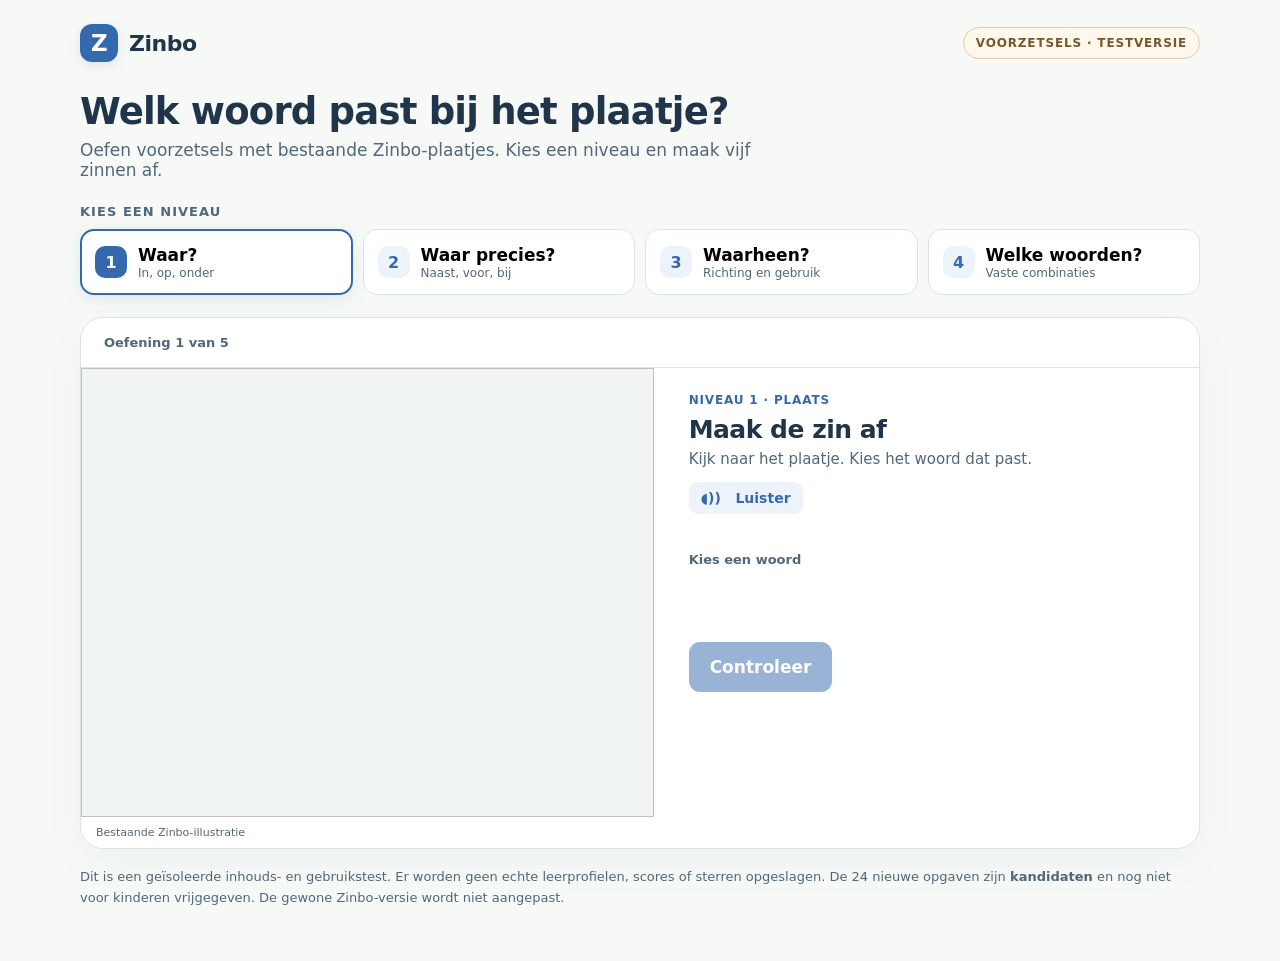
<file: preview/voorzetsels-test.html>
<!doctype html>
<html lang="nl">
<head>
<meta charset="utf-8">
<meta name="viewport" content="width=device-width,initial-scale=1">
<meta name="robots" content="noindex,nofollow">
<title>Zinbo – Voorzetsels | testomgeving</title>
<style>
:root{--ink:#20354a;--muted:#526779;--paper:#f6f9f6;--card:#fff;--line:#d9e5e2;--blue:#3569ae;--blue-soft:#ecf3fb;--green:#287c60;--green-soft:#eff9f3;--peach:#a75f2d;--peach-soft:#fff1dd}
*{box-sizing:border-box}
[hidden]{display:none!important}
html{font-family:system-ui,-apple-system,"Segoe UI",Arial,sans-serif;color:var(--ink);background:var(--paper)}
body{margin:0;min-height:100vh}
button{font:inherit;cursor:pointer;border:0}
button:focus-visible{outline:3px solid var(--blue);outline-offset:3px}
button:disabled{cursor:not-allowed;opacity:.5}
.page{width:min(1120px,calc(100% - 32px));margin:auto;padding:24px 0 40px}
.top{display:flex;align-items:center;justify-content:space-between;gap:12px;margin-bottom:28px}
.brand{display:flex;align-items:center;gap:11px;font-size:22px;font-weight:780;letter-spacing:-.5px}
.mark{display:grid;place-items:center;width:38px;height:38px;border-radius:12px;background:var(--blue);color:#fff;font-weight:800;font-size:23px;box-shadow:0 4px 12px #20354a18}
.tag{font-size:12px;font-weight:800;letter-spacing:.07em;padding:8px 12px;border:1px solid #dfcbaa;color:#79572d;background:#fff8eb;border-radius:40px}
.intro h1{font-size:clamp(27px,3vw,37px);line-height:1.2;letter-spacing:-.8px;margin:0 0 6px}
.intro p{margin:0;color:var(--muted);font-size:17px;max-width:730px}
.level-label{font-size:13px;text-transform:uppercase;font-weight:800;letter-spacing:.08em;color:var(--muted);margin:24px 0 10px}
.levels{display:grid;grid-template-columns:repeat(4,minmax(0,1fr));gap:10px}
.level{padding:13px 14px;min-height:66px;text-align:left;border:1px solid var(--line);background:var(--card);border-radius:14px;display:flex;align-items:center;gap:11px;transition:box-shadow .15s,border-color .15s}
.level b{font-size:17px}
.level small{display:block;font-size:12px;color:var(--muted);margin-top:1px}
.level-number{display:grid;place-items:center;flex:0 0 32px;width:32px;height:32px;border-radius:10px;background:var(--blue-soft);color:var(--blue);font-weight:800}
.level[aria-pressed="true"]{border:2px solid var(--blue);box-shadow:0 4px 18px #3569ae1c;padding:12px 13px}
.level[aria-pressed="true"] .level-number{background:var(--blue);color:#fff}
.exercise{margin-top:22px;background:var(--card);border:1px solid var(--line);border-radius:23px;overflow:hidden;box-shadow:0 14px 45px #20354a09}
.exercise-top{padding:17px 23px;border-bottom:1px solid var(--line);display:flex;align-items:center;justify-content:space-between;gap:16px}
.progress-label{font-size:13px;font-weight:700;color:var(--muted)}
.steps{display:flex;gap:7px;align-items:center}
.step{height:8px;width:29px;border-radius:99px;background:#e8eeee}
.step.past{background:#62a38c}.step.current{background:var(--blue)}
.practice{display:grid;grid-template-columns:minmax(0,1.05fr) minmax(0,1fr);min-height:480px}
.visual{min-width:0;background:#f0f4f5;display:flex;flex-direction:column;justify-content:stretch}
.visual img{width:100%;height:100%;min-height:375px;object-fit:cover;object-position:center}
.visual figcaption{font-size:11px;padding:9px 15px;color:var(--muted);background:#fff}
.question{padding:25px clamp(18px,3vw,35px) 27px;min-width:0}
.eyebrow{font-weight:800;letter-spacing:.07em;text-transform:uppercase;font-size:12px;color:var(--blue)}
.question h2{font-size:25px;letter-spacing:-.5px;margin:8px 0 6px}
.instructions{color:var(--muted);font-size:15px;margin:0 0 14px}
.audio{display:inline-flex;gap:7px;align-items:center;color:var(--blue);background:var(--blue-soft);border-radius:9px;padding:8px 12px;font-size:14px;font-weight:750;margin-bottom:19px}
.sentence{display:flex;flex-wrap:wrap;align-items:center;gap:7px;font-weight:700;font-size:clamp(20px,2.2vw,27px);line-height:1.55;margin-bottom:19px}
.blank{display:inline-flex;min-width:94px;min-height:47px;justify-content:center;align-items:center;border:2px dashed #91a9be;border-radius:9px;color:var(--blue);padding:4px 11px;background:var(--blue-soft);font-weight:800}
.blank.empty{color:var(--muted)}
.choice-label{font-size:13px;font-weight:750;color:var(--muted);margin:0 0 10px}
.choices{display:grid;grid-template-columns:repeat(2,minmax(0,1fr));gap:10px}
.choice{min-height:59px;min-width:0;padding:11px;background:#fff;border:2px solid var(--line);border-radius:12px;font-size:21px;font-weight:720;color:var(--ink)}
.choice[aria-pressed="true"]{background:var(--blue-soft);border-color:var(--blue);color:#214e8a}
.choice:focus-visible{outline-offset:2px}
.choice.correct-help{border-color:var(--green);background:var(--green-soft)}
.feedback{min-height:42px;margin:13px 0 10px;font-size:15px;line-height:1.4;color:var(--muted)}
.feedback.good{color:#216d52;font-weight:750}
.feedback.try{color:#895b2e}
.actions{display:flex;gap:10px;align-items:center;flex-wrap:wrap}
.primary{background:var(--blue);color:#fff;min-height:50px;padding:11px 21px;border-radius:11px;font-size:17px;font-weight:760}
.secondary{background:var(--blue-soft);color:var(--blue);padding:11px 16px;border-radius:11px;font-size:15px;font-weight:750;min-height:50px}
.primary[hidden],.secondary[hidden]{display:none}
.end{padding:35px;text-align:center}
.end h2{font-size:30px;margin:0 0 10px}
.end p{font-size:17px;color:var(--muted);line-height:1.6}
.end .primary{margin-top:10px}
.end strong{color:var(--ink)}
.note{font-size:13px;color:var(--muted);line-height:1.55;margin-top:18px}
.sr-only{position:absolute;width:1px;height:1px;overflow:hidden;clip:rect(0,0,0,0);white-space:nowrap}
@media(max-width:790px){.levels{grid-template-columns:repeat(2,minmax(0,1fr))}.practice{grid-template-columns:1fr}.visual img{height:260px;min-height:0}.question{padding:23px}.exercise-top{padding:14px 18px}}
@media(max-width:460px){.page{width:calc(100% - 20px);padding-top:14px}.top{margin-bottom:21px}.tag{font-size:10px;padding:7px 9px}.intro p{font-size:15px}.level{gap:7px;padding:9px}.level[aria-pressed="true"]{padding:8px}.level b{font-size:14px}.level small{font-size:11px}.level-number{width:28px;height:28px;flex-basis:28px}.exercise{border-radius:15px}.visual img{height:220px}.sentence{font-size:22px}.choice{font-size:19px}.step{width:20px}}
@media(prefers-reduced-motion:reduce){*,*:before,*:after{animation-duration:.01ms!important;transition:none!important}}
</style>
</head>
<body>
<main class="page">
  <header class="top">
    <div class="brand"><span class="mark" aria-hidden="true">Z</span><span>Zinbo</span></div>
    <span class="tag">VOORZETSELS · TESTVERSIE</span>
  </header>
  <section class="intro">
    <h1>Welk woord past bij het plaatje?</h1>
    <p>Oefen voorzetsels met bestaande Zinbo-plaatjes. Kies een niveau en maak vijf zinnen af.</p>
  </section>
  <div class="level-label">Kies een niveau</div>
  <nav class="levels" aria-label="Oefenniveau">
    <button class="level" type="button" data-level="1" aria-pressed="true"><span class="level-number">1</span><span><b>Waar?</b><small>In, op, onder</small></span></button>
    <button class="level" type="button" data-level="2" aria-pressed="false"><span class="level-number">2</span><span><b>Waar precies?</b><small>Naast, voor, bij</small></span></button>
    <button class="level" type="button" data-level="3" aria-pressed="false"><span class="level-number">3</span><span><b>Waarheen?</b><small>Richting en gebruik</small></span></button>
    <button class="level" type="button" data-level="4" aria-pressed="false"><span class="level-number">4</span><span><b>Welke woorden?</b><small>Vaste combinaties</small></span></button>
  </nav>
  <section class="exercise" id="exercise" aria-label="Voorzetseloefening">
    <div class="exercise-top">
      <span class="progress-label" id="progressText">Oefening 1 van 5</span>
      <div class="steps" id="steps" aria-hidden="true"></div>
    </div>
    <div class="practice" id="practice">
      <figure class="visual" style="margin:0">
        <img id="scene" alt="" loading="eager">
        <figcaption>Bestaande Zinbo-illustratie</figcaption>
      </figure>
      <div class="question">
        <div class="eyebrow" id="focus">Niveau 1 · Plaats</div>
        <h2>Maak de zin af</h2>
        <p class="instructions">Kijk naar het plaatje. Kies het woord dat past.</p>
        <button class="audio" id="listen" type="button" aria-label="Luister naar de opdracht">◖)) &nbsp; Luister</button>
        <div class="sentence" id="sentence" aria-live="off"></div>
        <p class="choice-label">Kies een woord</p>
        <div id="choices" class="choices" role="group" aria-label="Antwoordopties"></div>
        <div class="feedback" id="feedback" tabindex="-1" role="status" aria-live="polite"></div>
        <div class="actions">
          <button class="primary" id="check" type="button" disabled>Controleer</button>
          <button class="primary" id="next" type="button" hidden>Volgende zin →</button>
        </div>
      </div>
    </div>
    <section class="end" id="end" hidden aria-live="polite">
      <h2>Vijf zinnen gemaakt!</h2>
      <p id="result"></p>
      <button class="primary" type="button" id="again">Nog vijf oefenen</button>
    </section>
  </section>
  <p class="note">Dit is een geïsoleerde inhouds- en gebruikstest. Er worden geen echte leerprofielen, scores of sterren opgeslagen. De 24 nieuwe opgaven zijn <strong>kandidaten</strong> en nog niet voor kinderen vrijgegeven. De gewone Zinbo-versie wordt niet aangepast.</p>
</main>
<script>
"use strict";
const ITEMS=__ITEMS__;
const ALT={
  "grandma-reading.webp":"Oma leest op de bank met een hond naast zich.",
  "kitchen-cooking-v2.webp":"Sara roert in een pan in de keuken.",
  "sam-friend-dog-soccer.webp":"Twee jongens voetballen met een hond op het gras in een park.",
  "classroom-reading.webp":"Een leerling leest aan een tafel in de klas.",
  "pool-swimming.webp":"Sam zwemt in een zwembad.",
  "schoolyard.webp":"Kinderen spelen op een schoolplein.",
  "drawing-together.webp":"Drie kinderen tekenen naast elkaar aan tafel.",
  "school-walking-v2.webp":"Sara loopt bij een schoolpoort, voor het schoolgebouw.",
  "museum-looking.webp":"Sara staat voor een groot schilderij in een museum.",
  "sara-parcel.webp":"Sara geeft een pakje aan oma bij een voordeur.",
  "park-walk-grandma.webp":"Oma loopt langs het water, bij een bank die naast het wandelpad staat.",
  "station-trip.webp":"Sara staat bij een bushalte en kijkt naar een aankomende bus.",
  "bike-to-school.webp":"Een kind fietst richting de schoolpoort.",
  "dog-run.webp":"Een hond rent over het gras.",
  "garden-work.webp":"Een jongen werkt met een hark bij de planten.",
  "town-lookout-v2.webp":"Een jongen kijkt uit over de stad.",
  "family-talk-v2.webp":"Sara en oma zitten naast elkaar en praten op een bank."
};
const FOCUS={1:"Niveau 1 · Plaats",2:"Niveau 2 · Positie",3:"Niveau 3 · Richting en gebruik",4:"Niveau 4 · Taalcombinaties"};
const state={level:1,round:[],index:0,selected:null,attempts:0,done:false,completed:[]};
const byId=id=>document.getElementById(id);
function fullSentence(q){return q.before+" "+q.answer+" "+q.after;}
function say(text){
  if(!("speechSynthesis" in window))return;
  try{speechSynthesis.cancel();const u=new SpeechSynthesisUtterance(text);u.lang="nl-NL";u.rate=.85;
  const voice=speechSynthesis.getVoices().find(v=>v.lang&&v.lang.toLowerCase()==="nl-nl");if(voice)u.voice=voice;
  speechSynthesis.speak(u);}catch(_){}
}
function roundItems(level){
  const pool=ITEMS.filter(q=>q.level===level).slice();
  for(let i=pool.length-1;i>0;i--){const j=Math.floor(Math.random()*(i+1));[pool[i],pool[j]]=[pool[j],pool[i]];}
  const selected=[],used=new Set();
  for(const q of pool){if(!used.has(q.art)){selected.push(q);used.add(q.art);}}
  for(const q of pool){if(selected.length<5&&!selected.some(x=>x.id===q.id))selected.push(q);}
  return selected.slice(0,5);
}
function makeSentence(q){
  const box=byId("sentence");box.replaceChildren();
  const prefix=document.createElement("span");prefix.textContent=q.before;
  const blank=document.createElement("span");blank.className="blank"+(state.selected?"":" empty");
  blank.textContent=state.selected||"···";blank.setAttribute("aria-label",state.selected||"leeg voorzetsel");
  const suffix=document.createElement("span");suffix.textContent=q.after;
  box.append(prefix,blank,suffix);
}
function render(){
  const q=state.round[state.index];if(!q)return;
  byId("practice").hidden=false;byId("end").hidden=true;
  byId("progressText").textContent="Oefening "+(state.index+1)+" van 5";
  byId("focus").textContent=FOCUS[state.level];
  byId("scene").src="voorzetsels-assets/"+q.art;
  byId("scene").alt=ALT[q.art]||"Zinbo-oefenplaatje";
  const steps=byId("steps");steps.replaceChildren();
  for(let i=0;i<5;i++){const x=document.createElement("span");x.className="step"+(i<state.index?" past":i===state.index?" current":"");steps.append(x);}
  makeSentence(q);
  const choices=byId("choices");choices.replaceChildren();
  for(const word of q.choices){
    const b=document.createElement("button");b.type="button";b.className="choice";
    b.textContent=word;b.setAttribute("aria-pressed",String(state.selected===word));
    if(state.attempts>=2&&word===q.answer)b.classList.add("correct-help");
    if(state.done||(state.attempts>=2&&word!==q.answer))b.disabled=true;
    b.addEventListener("click",()=>{state.selected=word;render();const buttons=[...byId("choices").querySelectorAll("button")];const active=buttons.find(button=>button.textContent===word);if(active)active.focus();});
    choices.append(b);
  }
  const feedback=byId("feedback");feedback.className="feedback";
  if(state.done){feedback.textContent=state.attempts===0?"Goed! "+fullSentence(q):"Gelukt! "+fullSentence(q);feedback.classList.add("good");}
  else if(state.attempts===0){feedback.textContent="";}
  else if(state.attempts===1){feedback.textContent="Probeer het nog eens. "+q.hint;feedback.classList.add("try");}
  else {feedback.textContent="Het juiste woord is '"+q.answer+"'. Kies dat woord om de zin zelf af te maken.";feedback.classList.add("try");}
  byId("check").hidden=state.done;byId("check").disabled=state.selected===null;
  byId("next").hidden=!state.done;byId("next").textContent=state.index===4?"Bekijk de ronde →":"Volgende zin →";
}
function showEnd(){
  byId("practice").hidden=true;byId("end").hidden=false;
  byId("progressText").textContent="Ronde afgerond";
  const independent=state.completed.filter(x=>x.independent).length;
  byId("result").textContent="Je maakte alle vijf zinnen af. "+independent+" van de 5 lukten meteen zonder hulp. Dit is alleen testfeedback, geen beoordeling van taalbeheersing.";
  byId("again").focus();
}
function start(level){
  if(![1,2,3,4].includes(level))return;
  try{speechSynthesis.cancel();}catch(_){}
  state.level=level;state.round=roundItems(level);state.index=0;state.selected=null;state.attempts=0;state.done=false;state.completed=[];
  document.querySelectorAll(".level").forEach(b=>b.setAttribute("aria-pressed",String(Number(b.dataset.level)===level)));
  render();
}
document.querySelectorAll(".level").forEach(b=>b.addEventListener("click",()=>start(Number(b.dataset.level))));
byId("listen").addEventListener("click",()=>{const q=state.round[state.index];say("Kijk naar het plaatje. Kies het woord dat past. "+q.before+" ... "+q.after);});
byId("check").addEventListener("click",()=>{
  if(state.done||state.selected===null)return;
  const q=state.round[state.index];
  if(state.selected===q.answer){
    state.done=true;state.completed.push({id:q.id,independent:state.attempts===0});
    render();say(fullSentence(q));byId("next").focus();
  }else{
    state.attempts++;state.selected=null;render();byId("feedback").focus();
  }
});
byId("next").addEventListener("click",()=>{
  if(!state.done)return;
  try{speechSynthesis.cancel();}catch(_){}
  if(state.index===4){showEnd();return;}
  state.index++;state.selected=null;state.attempts=0;state.done=false;render();byId("listen").focus();
});
byId("again").addEventListener("click",()=>start(state.level));
const requestedLevel=new URLSearchParams(location.search).get("niveau");
start([1,2,3,4].includes(Number(requestedLevel))?Number(requestedLevel):1);
</script>
</body>
</html>
</file>
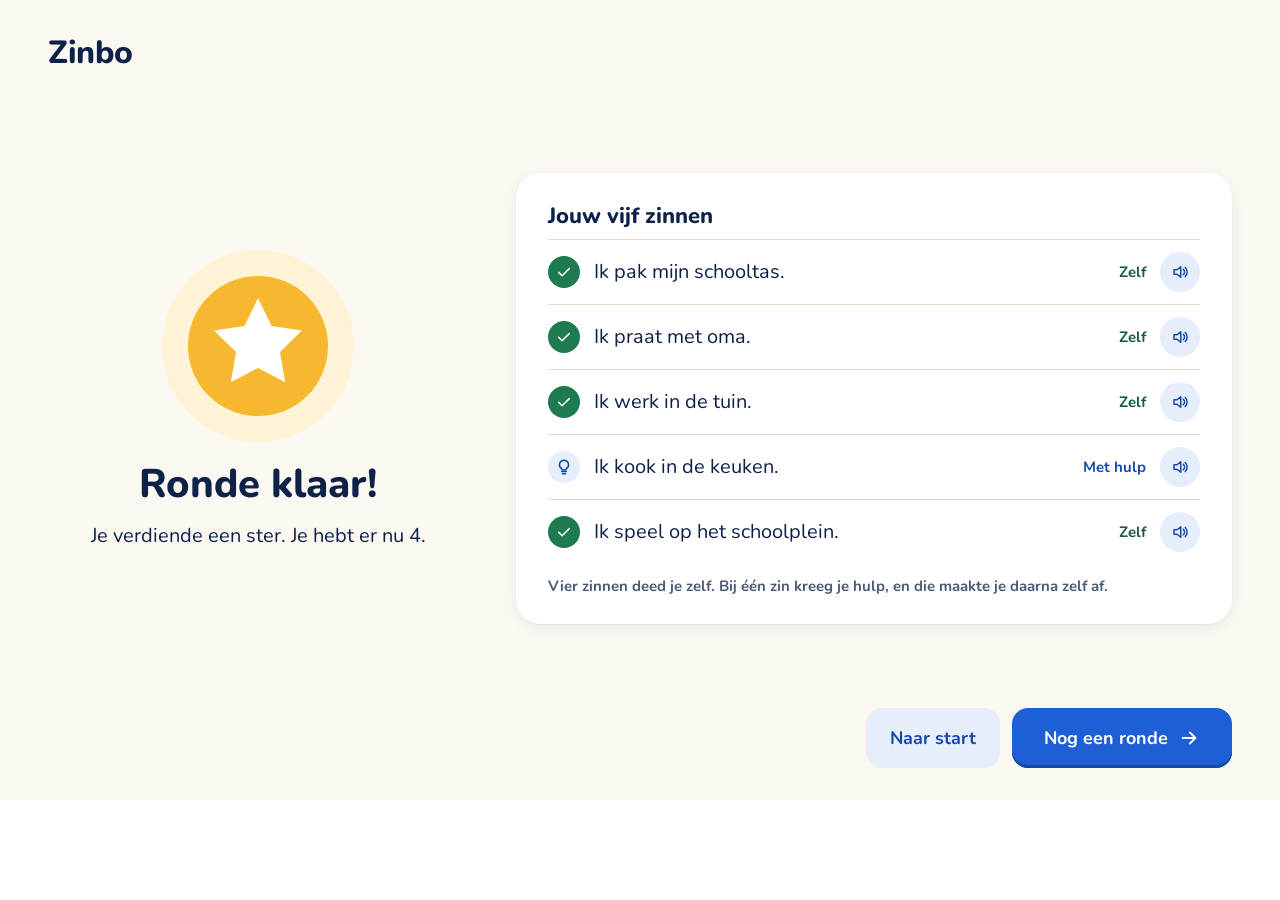
<file: docs/design-system/mockups/Einde.dc.html>
<!doctype html>
<html lang="nl">
<head>
<meta charset="utf-8">
<title>F · Eindscherm na een ronde</title>
</head>
<body>
<x-dc>
<helmet>
<link rel="stylesheet" href="https://fonts.googleapis.com/css2?family=Nunito:wght@400;700;800&amp;display=swap">
<style>
body{margin:0}
.zb{font-family:"Nunito",system-ui,-apple-system,"Segoe UI",sans-serif;color:#0E2148;background:#FBF8F2;box-sizing:border-box}
.zb *{box-sizing:border-box}
.zb button{font-family:inherit}
.iconbtn{width:56px;height:56px;border-radius:999px;border:0;background:#FFFFFF;color:#0E2148;display:flex;align-items:center;justify-content:center;box-shadow:0 1px 2px rgba(14,33,72,0.06),0 4px 16px rgba(14,33,72,0.06)}
.listen{width:64px;height:64px;border-radius:999px;border:0;background:#1F5FD6;color:#FFFFFF;display:flex;align-items:center;justify-content:center;flex-shrink:0;box-shadow:inset 0 -3px 0 #164AA8}
.card{background:#FFFFFF;border-radius:24px;box-shadow:0 1px 2px rgba(14,33,72,0.06),0 4px 16px rgba(14,33,72,0.06)}
.tile{position:relative;min-height:76px;padding:0 28px;border-radius:16px;border:0;display:flex;align-items:center;justify-content:center;gap:10px;font-size:28px;line-height:34px;font-weight:700;color:#0E2148}
.tile .mk{position:absolute;left:10px;top:10px;display:flex}
.slot{min-height:76px;border-radius:16px;border:2px dashed #B9B2A6;background:#F3EFE7;display:flex;align-items:center;justify-content:center;color:#5E6A80;font-size:18px;font-weight:700}
.hear{width:40px;height:40px;border-radius:999px;border:0;background:rgba(255,255,255,0.8);color:#0E2148;display:flex;align-items:center;justify-content:center}
.btn{height:60px;padding:0 24px;border-radius:16px;border:0;display:flex;align-items:center;gap:10px;font-size:18px;line-height:24px;font-weight:700}
.btn2{background:#E6EEFC;color:#164AA8}
.btn1{background:#1F5FD6;color:#FFFFFF;box-shadow:inset 0 -3px 0 #164AA8;padding:0 32px}
.btnoff{background:#E9EDF2;color:#5E6A80;padding:0 32px}
.pill{height:44px;padding:0 16px;border-radius:999px;background:#FFFFFF;display:flex;align-items:center;gap:8px;font-size:18px;font-weight:800;box-shadow:0 1px 2px rgba(14,33,72,0.06),0 4px 16px rgba(14,33,72,0.06)}
.seg{height:10px;flex:1;border-radius:999px;background:#E3DDD2}
.seg.on{background:#1F5FD6}
.small{font-size:15px;line-height:20px;font-weight:700;color:#4A5B78}
.wcard{display:flex;flex-direction:column;text-align:left;padding:0;border:0;background:#FFFFFF;border-radius:24px;overflow:hidden;box-shadow:0 1px 2px rgba(14,33,72,0.06),0 4px 16px rgba(14,33,72,0.06);color:#0E2148}
.wimg{width:100%;aspect-ratio:16/10;object-fit:cover;display:block}
.wbody{padding:16px 20px 20px;display:flex;flex-direction:column;gap:4px}
.wtitle{font-size:22px;line-height:28px;font-weight:800}
.wsub{font-size:18px;line-height:24px;font-weight:400;color:#4A5B78}
.badge{align-self:flex-start;margin-top:10px;height:32px;padding:0 12px;border-radius:999px;display:flex;align-items:center;gap:6px;font-size:15px;line-height:20px;font-weight:700}
.b-new{background:#E6EEFC;color:#164AA8}
.b-done{background:#E5F4EC;color:#155C3B}
.b-now{background:#FFE6D2;color:#8A3D07}
.link{background:none;border:0;padding:0;font-size:18px;font-weight:700;color:#164AA8;text-decoration:underline;text-underline-offset:3px}
</style>
</helmet>
<div class="zb" style="width:1280px;height:800px;padding:16px 48px 32px;display:flex;flex-direction:column;gap:24px">
<div style="display:flex;align-items:center;height:72px"><span style="font-size:32px;font-weight:800;letter-spacing:-0.5px">Zinbo</span></div>
<div style="display:grid;grid-template-columns:420px 1fr;gap:48px;align-items:center;flex:1">
<div style="display:flex;flex-direction:column;align-items:center;text-align:center;gap:16px">
<svg width="200" height="200" viewBox="0 0 200 200" aria-hidden="true"><circle cx="100" cy="100" r="96" fill="#FFF3D6"></circle><circle cx="100" cy="100" r="70" fill="#F5B82E"></circle><path d="M100 52l13.5 28 30.5 4.4-22 21.5 5.2 30.4L100 122l-27.2 14.3 5.2-30.4-22-21.5 30.5-4.4z" fill="#FFFFFF"></path></svg>
<p style="margin:0;font-size:40px;line-height:44px;font-weight:800">Ronde klaar!</p>
<p style="margin:0;font-size:20px;line-height:28px">Je verdiende een ster. Je hebt er nu 4.</p></div>
<div class="card" style="padding:28px 32px">
<p style="margin:0 0 8px;font-size:22px;line-height:30px;font-weight:800">Jouw vijf zinnen</p>
<div style="display:flex;align-items:center;gap:14px;padding:12px 0;border-top:1px solid #E3DDD2">
<span style="display:flex;width:32px;height:32px;border-radius:999px;align-items:center;justify-content:center;background:#1E7A4F;color:#FFFFFF"><svg width="18" height="18" viewBox="0 0 24 24" fill="none" stroke="currentColor" stroke-width="2" stroke-linecap="round" stroke-linejoin="round" aria-hidden="true"><path d="M5 12.5l4.5 4.5L19 7.5"></path></svg></span>
<span style="flex:1;font-size:20px;line-height:28px">Ik pak mijn schooltas.</span>
<span class="small" style="color:#155C3B">Zelf</span>
<button class="hear" style="background:#E6EEFC;color:#164AA8" aria-label="Luister naar Ik pak mijn schooltas."><svg width="18" height="18" viewBox="0 0 24 24" fill="none" stroke="currentColor" stroke-width="2" stroke-linecap="round" stroke-linejoin="round" aria-hidden="true"><path d="M4 9v6h4l5 4V5L8 9z"></path><path d="M16.5 8.5a5 5 0 0 1 0 7M19 6a8.5 8.5 0 0 1 0 12"></path></svg></button></div><div style="display:flex;align-items:center;gap:14px;padding:12px 0;border-top:1px solid #E3DDD2">
<span style="display:flex;width:32px;height:32px;border-radius:999px;align-items:center;justify-content:center;background:#1E7A4F;color:#FFFFFF"><svg width="18" height="18" viewBox="0 0 24 24" fill="none" stroke="currentColor" stroke-width="2" stroke-linecap="round" stroke-linejoin="round" aria-hidden="true"><path d="M5 12.5l4.5 4.5L19 7.5"></path></svg></span>
<span style="flex:1;font-size:20px;line-height:28px">Ik praat met oma.</span>
<span class="small" style="color:#155C3B">Zelf</span>
<button class="hear" style="background:#E6EEFC;color:#164AA8" aria-label="Luister naar Ik praat met oma."><svg width="18" height="18" viewBox="0 0 24 24" fill="none" stroke="currentColor" stroke-width="2" stroke-linecap="round" stroke-linejoin="round" aria-hidden="true"><path d="M4 9v6h4l5 4V5L8 9z"></path><path d="M16.5 8.5a5 5 0 0 1 0 7M19 6a8.5 8.5 0 0 1 0 12"></path></svg></button></div><div style="display:flex;align-items:center;gap:14px;padding:12px 0;border-top:1px solid #E3DDD2">
<span style="display:flex;width:32px;height:32px;border-radius:999px;align-items:center;justify-content:center;background:#1E7A4F;color:#FFFFFF"><svg width="18" height="18" viewBox="0 0 24 24" fill="none" stroke="currentColor" stroke-width="2" stroke-linecap="round" stroke-linejoin="round" aria-hidden="true"><path d="M5 12.5l4.5 4.5L19 7.5"></path></svg></span>
<span style="flex:1;font-size:20px;line-height:28px">Ik werk in de tuin.</span>
<span class="small" style="color:#155C3B">Zelf</span>
<button class="hear" style="background:#E6EEFC;color:#164AA8" aria-label="Luister naar Ik werk in de tuin."><svg width="18" height="18" viewBox="0 0 24 24" fill="none" stroke="currentColor" stroke-width="2" stroke-linecap="round" stroke-linejoin="round" aria-hidden="true"><path d="M4 9v6h4l5 4V5L8 9z"></path><path d="M16.5 8.5a5 5 0 0 1 0 7M19 6a8.5 8.5 0 0 1 0 12"></path></svg></button></div><div style="display:flex;align-items:center;gap:14px;padding:12px 0;border-top:1px solid #E3DDD2">
<span style="display:flex;width:32px;height:32px;border-radius:999px;align-items:center;justify-content:center;background:#E6EEFC;color:#164AA8"><svg width="18" height="18" viewBox="0 0 24 24" fill="none" stroke="currentColor" stroke-width="2" stroke-linecap="round" stroke-linejoin="round" aria-hidden="true"><path d="M9 18h6M10 21h4"></path><path d="M12 3a6 6 0 0 0-3.5 10.9c.6.5 1 1.2 1 2.1h5c0-.9.4-1.6 1-2.1A6 6 0 0 0 12 3z"></path></svg></span>
<span style="flex:1;font-size:20px;line-height:28px">Ik kook in de keuken.</span>
<span class="small" style="color:#164AA8">Met hulp</span>
<button class="hear" style="background:#E6EEFC;color:#164AA8" aria-label="Luister naar Ik kook in de keuken."><svg width="18" height="18" viewBox="0 0 24 24" fill="none" stroke="currentColor" stroke-width="2" stroke-linecap="round" stroke-linejoin="round" aria-hidden="true"><path d="M4 9v6h4l5 4V5L8 9z"></path><path d="M16.5 8.5a5 5 0 0 1 0 7M19 6a8.5 8.5 0 0 1 0 12"></path></svg></button></div><div style="display:flex;align-items:center;gap:14px;padding:12px 0;border-top:1px solid #E3DDD2">
<span style="display:flex;width:32px;height:32px;border-radius:999px;align-items:center;justify-content:center;background:#1E7A4F;color:#FFFFFF"><svg width="18" height="18" viewBox="0 0 24 24" fill="none" stroke="currentColor" stroke-width="2" stroke-linecap="round" stroke-linejoin="round" aria-hidden="true"><path d="M5 12.5l4.5 4.5L19 7.5"></path></svg></span>
<span style="flex:1;font-size:20px;line-height:28px">Ik speel op het schoolplein.</span>
<span class="small" style="color:#155C3B">Zelf</span>
<button class="hear" style="background:#E6EEFC;color:#164AA8" aria-label="Luister naar Ik speel op het schoolplein."><svg width="18" height="18" viewBox="0 0 24 24" fill="none" stroke="currentColor" stroke-width="2" stroke-linecap="round" stroke-linejoin="round" aria-hidden="true"><path d="M4 9v6h4l5 4V5L8 9z"></path><path d="M16.5 8.5a5 5 0 0 1 0 7M19 6a8.5 8.5 0 0 1 0 12"></path></svg></button></div>
<p class="small" style="margin:12px 0 0">Vier zinnen deed je zelf. Bij één zin kreeg je hulp, en die maakte je daarna zelf af.</p></div></div>
<div style="display:flex;justify-content:flex-end;gap:12px"><button class="btn btn2">Naar start</button><button class="btn btn1">Nog een ronde<svg width="22" height="22" viewBox="0 0 24 24" fill="none" stroke="currentColor" stroke-width="2" stroke-linecap="round" stroke-linejoin="round" aria-hidden="true"><path d="M5 12h14M13 6l6 6-6 6"></path></svg></button></div>
</div>
</x-dc>
<script type="text/x-dc" data-dc-script data-props='{"$preview":{"width":1280,"height":800}}'>
class Component extends DCLogic {
renderVals() { return {}; }
}
</script>
</body>
</html>
</file>
